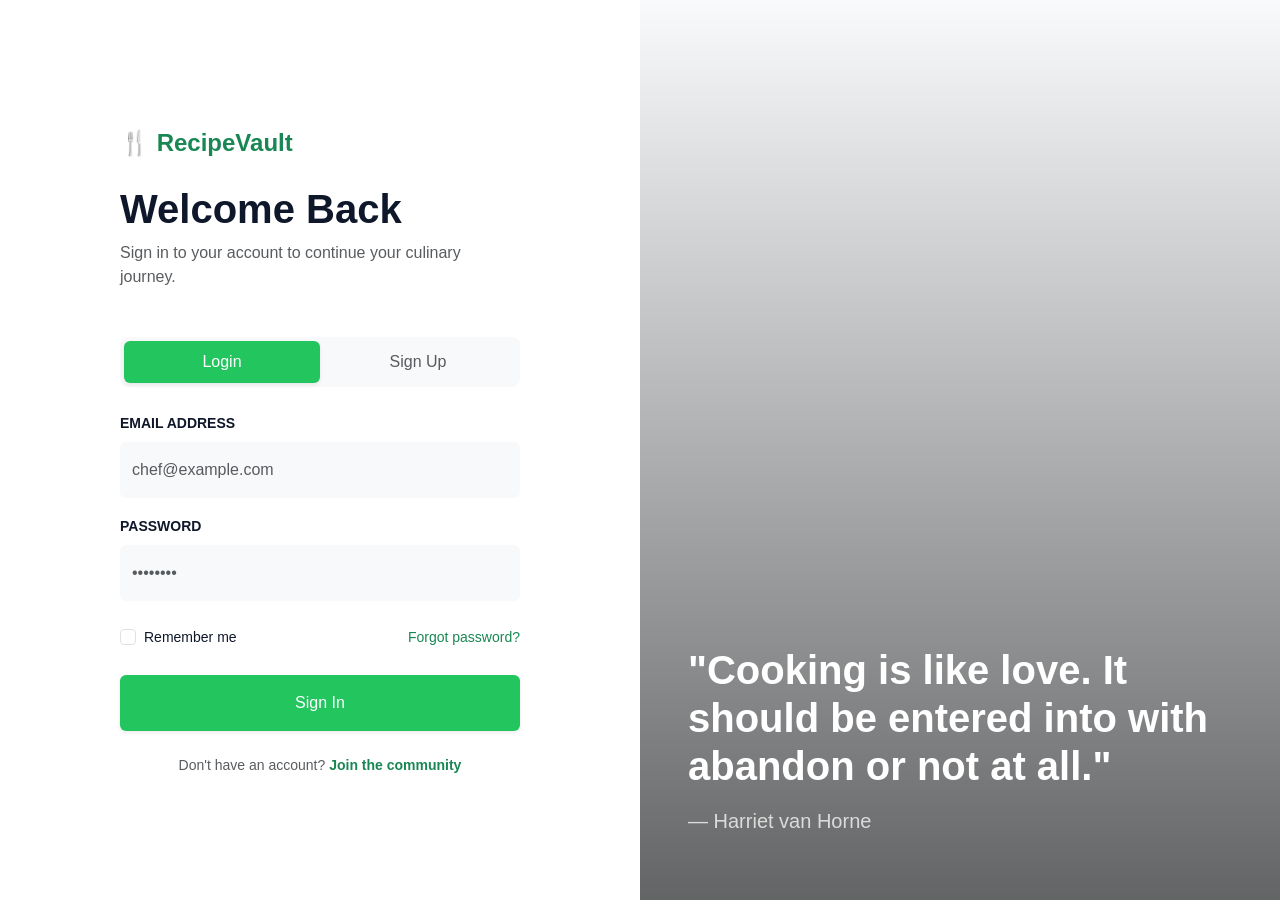
<file: Recipe_Vault/login.html>
<!DOCTYPE html>
<html lang="en">

<head>
    <meta charset="UTF-8">
    <title>Login | Digital Recipe Book</title>
    <meta name="viewport" content="width=device-width, initial-scale=1">

    <!-- Bootstrap CSS -->
    <link href="https://cdn.jsdelivr.net/npm/bootstrap@5.3.2/dist/css/bootstrap.min.css" rel="stylesheet">
    <!-- Font Awesome -->
    <link rel="stylesheet" href="https://cdnjs.cloudflare.com/ajax/libs/font-awesome/6.4.2/css/all.min.css">
    <!-- Custom CSS -->
    <link rel="stylesheet" href="style.css">
    <style>
        .login-split {
            min-height: 100vh;
        }

        .login-image {
            background: url('https://images.unsplash.com/photo-1556910103-1c02745aae4d?auto=format&fit=crop&w=1200&q=80') center/cover no-repeat;
        }

        .login-form-container {
            max-width: 400px;
            width: 100%;
        }
    </style>
</head>

<body>
 <div class="container-fluid p-0">
        <div class="row g-0 login-split">
            <!-- Left Side: Form -->
            <div class="col-lg-6 d-flex align-items-center justify-content-center p-5 bg-white">
                <div class="login-form-container reveal active">
                    <div class="mb-5">
                        <a href="index.html"
                            class="text-decoration-none text-success fw-bold fs-4 mb-4 d-inline-block">🍴 RecipeVault</a>
                        <h1 class="fw-bold mb-2" id="authTitle">Welcome Back</h1>
                        <p class="text-muted" id="authSub">Sign in to your account to continue your culinary journey.
                        </p>
                    </div>

                    <div class="auth-toggle mb-4 p-1 bg-light rounded-3 d-flex">
                        <button class="btn btn-success w-50 py-2 rounded-2 shadow-sm" id="loginTab"
                            onclick="toggleAuth('login')">Login</button>
                        <button class="btn btn-link text-muted text-decoration-none w-50 py-2" id="signupTab"
                            onclick="toggleAuth('signup')">Sign Up</button>
                    </div>

                    <form id="authForm">
                        <div id="signupFields" style="display: none;">
                            <div class="mb-3">
                                <label class="form-label small fw-bold text-uppercase">Full Name</label>
                                <input type="text" class="form-control bg-light border-0 py-3" placeholder="John Doe">
                            </div>
                        </div>
                        <div class="mb-3">
                            <label class="form-label small fw-bold text-uppercase">Email Address</label>
                            <input type="email" class="form-control bg-light border-0 py-3"
                                placeholder="chef@example.com" required>
                        </div>
                        <div class="mb-4">
                            <label class="form-label small fw-bold text-uppercase">Password</label>
                            <input type="password" class="form-control bg-light border-0 py-3" placeholder="••••••••"
                                required>
                        </div>

                        <div class="d-flex justify-content-between align-items-center mb-4" id="rememberMeSection">
                            <div class="form-check">
                                <input class="form-check-input" type="checkbox" id="remember">
                                <label class="form-check-label small" for="remember">Remember me</label>
                            </div>
                            <a href="#" class="text-success small text-decoration-none">Forgot password?</a>
                        </div>

                        <button type="submit" class="btn btn-success w-100 py-3 mb-4 shadow-sm" id="submitBtn">Sign
                            In</button>

                        <div class="text-center">
                            <p class="small text-muted mb-0" id="authFooter">Don't have an account? <a
                                    href="javascript:void(0)" class="text-success fw-bold text-decoration-none"
                                    onclick="toggleAuth('signup')">Join the community</a></p>
                        </div>
                    </form>
                </div>
            </div>
 <div class="col-lg-6 d-none d-lg-block login-image">
                <div class="h-100 w-100 d-flex align-items-end p-5"
                    style="background: linear-gradient(to top, rgba(0,0,0,0.6), transparent);">
                    <div class="text-white">
                        <h2 class="display-6 fw-bold mb-3">"Cooking is like love. It should be entered into with abandon
                            or not at all."</h2>
                        <p class="fs-5 opacity-75">— Harriet van Horne</p>
                    </div>
                </div>
            </div>
        </div>
    </div>





       <!-- Bootstrap JS -->
    <script src="https://cdn.jsdelivr.net/npm/bootstrap@5.3.2/dist/js/bootstrap.bundle.min.js"></script>
    <script>
        function toggleAuth(type) {
            const loginTab = document.getElementById('loginTab');
            const signupTab = document.getElementById('signupTab');
            const signupFields = document.getElementById('signupFields');
            const submitBtn = document.getElementById('submitBtn');
            const authTitle = document.getElementById('authTitle');
            const authSub = document.getElementById('authSub');
            const authFooter = document.getElementById('authFooter');
            const rememberMe = document.getElementById('rememberMeSection');

            if (type === 'signup') {
                loginTab.classList.remove('btn-success', 'shadow-sm');
                loginTab.classList.add('btn-link', 'text-muted');
                signupTab.classList.add('btn-success', 'shadow-sm');
                signupTab.classList.remove('btn-link', 'text-muted');
                signupFields.style.display = 'block';
                authTitle.innerText = 'Create Account';
                authSub.innerText = 'Join our community of food enthusiasts today.';
                submitBtn.innerText = 'Join RecipeBook';
                authFooter.innerHTML = 'Already have an account? <a href="javascript:void(0)" class="text-success fw-bold text-decoration-none" onclick="toggleAuth(\'login\')">Sign In</a>';
                rememberMe.style.display = 'none';
            } else {
                signupTab.classList.remove('btn-success', 'shadow-sm');
                signupTab.classList.add('btn-link', 'text-muted');
                loginTab.classList.add('btn-success', 'shadow-sm');
                loginTab.classList.remove('btn-link', 'text-muted');
                signupFields.style.display = 'none';
                authTitle.innerText = 'Welcome Back';
                authSub.innerText = 'Sign in to your account to continue your culinary journey.';
                submitBtn.innerText = 'Sign In';
                authFooter.innerHTML = 'Don\'t have an account? <a href="javascript:void(0)" class="text-success fw-bold text-decoration-none" onclick="toggleAuth(\'signup\')">Join the community</a>';
                rememberMe.style.display = 'flex';
            }
        }
    </script>
</body>

</html>
</file>
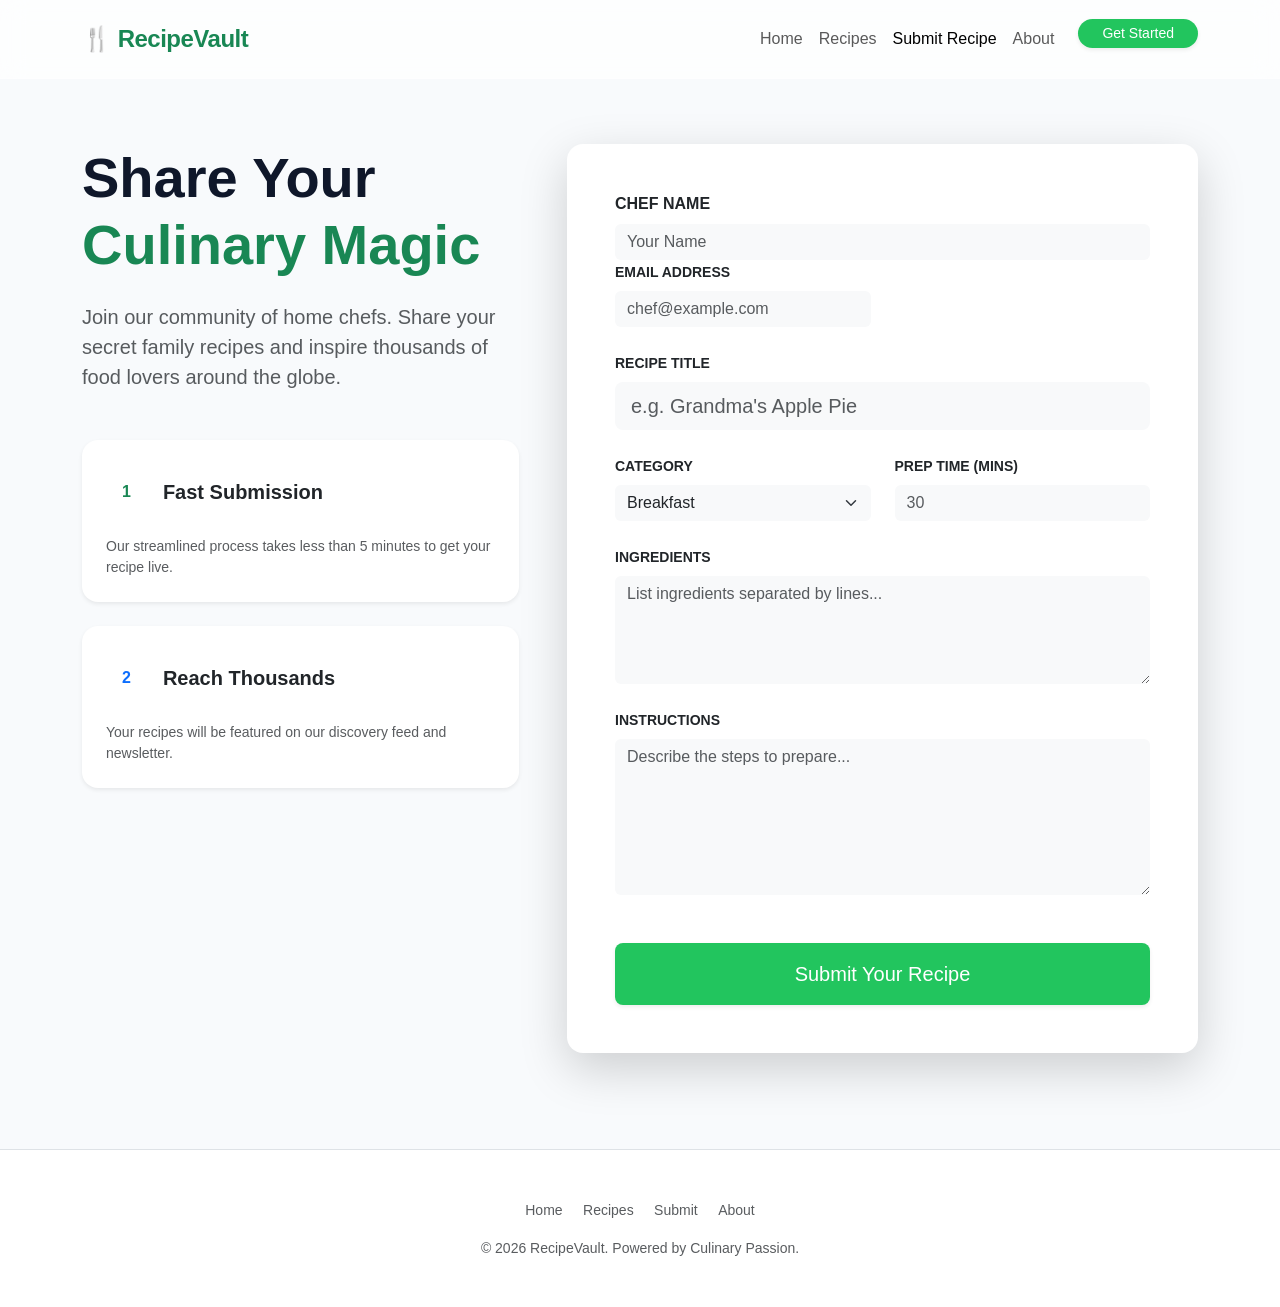
<file: Recipe_Vault/submit-recipe.html>
<!DOCTYPE html>
<html lang="en">
<head>
    <meta charset="UTF-8">
    <meta name="viewport" content="width=device-width, initial-scale=1.0">
    <title>RecipeVault - Submit Recipe</title>
    
    <link href="https://cdn.jsdelivr.net/npm/bootstrap@5.3.2/dist/css/bootstrap.min.css" rel="stylesheet">  
    <link rel="stylesheet" href="https://cdnjs.cloudflare.com/ajax/libs/font-awesome/6.4.2/css/all.min.css">
    <link rel="stylesheet" href="style.css">
</head>
<body>
<nav class="navbar navbar-expand-lg navbar-light fixed-top py-3">
        <div class="container">
            <a class="navbar-brand fw-bold text-success" href="index.html">🍴 RecipeVault</a>

            <button class="navbar-toggler border-0" type="button" data-bs-toggle="collapse" data-bs-target="#navMenu">
                <span class="navbar-toggler-icon"></span>
            </button>

            <div class="collapse navbar-collapse" id="navMenu">
                <ul class="navbar-nav ms-auto mb-2 mb-lg-0">
                    <li class="nav-item"><a class="nav-link fw-medium " href="index.html">Home</a></li>
                    <li class="nav-item"><a class="nav-link fw-medium" href="recipes.html">Recipes</a></li>
                    <li class="nav-item"><a class="nav-link fw-medium active" href="submit-recipe.html">Submit Recipe</a></li>
                    <li class="nav-item"><a class="nav-link fw-medium " href="about.html">About</a></li>
                    <li class="nav-item ms-lg-3"><a class="btn btn-success btn-sm px-4 rounded-pill shadow-sm mt-2 mt-lg-0"href="login.html">Get Started</a></li>
                </ul>
            </div>
        </div>
    </nav>
 <section class="py-5 mt-5">
        <div class="container py-5">
            <div class="row g-5">
                <!-- Left Content -->
                <div class="col-lg-5 reveal">
                    <h2 class="display-4 fw-bold mb-4">Share Your <br><span class="text-success">Culinary Magic</span>
                    </h2>
                    <p class="text-muted lead mb-5">Join our community of home chefs. Share your secret family recipes
                        and inspire thousands of food lovers around the globe.</p>

                    <div class="card bg-white border-0 shadow-sm p-4 rounded-4 mb-4">
                        <div class="d-flex align-items-center mb-3">
                            <div class="p-3  me-3">
                                <span class="text-success fw-bold">1</span>
                            </div>
                            <h5 class="mb-0 fw-bold">Fast Submission</h5>
                        </div>
                        <p class="text-muted small mb-0">Our streamlined process takes less than 5 minutes to get your
                            recipe live.</p>
                    </div>

                    <div class="card bg-white border-0 shadow-sm p-4 rounded-4">
                        <div class="d-flex align-items-center mb-3">
                            <div class=" p-3  me-3">
                                <span class="text-primary fw-bold">2</span>
                            </div>
                            <h5 class="mb-0 fw-bold">Reach Thousands</h5>
                        </div>
                        <p class="text-muted small mb-0">Your recipes will be featured on our discovery feed and
                            newsletter.</p>
                    </div>

                </div>
                <!-- Right Content -->
                 <div class="col-lg-7 reveal">
                    <div class="card border-0 shadow-lg p-4 p-md-5 rounded-4 bg-white">
                        <form id="submitRecipeForm">
                            <div class="row mb-4">
                                <div class="col-mb-6">
                                    <label class="form-label fw-bold samll text-uppercase tracking-wider">Chef Name</label>
                                    <input type="text" id="chefName" class="form-control bg-light border-0 shadow-none" placeholder="Your Name" required>
                                </div>
                                <div class="col-md-6">
                                    <label class="form-label fw-bold small text-uppercase tracking-wider">Email
                                        Address</label>
                                    <input type="email" id="chefEmail"
                                        class="form-control bg-light border-0 shadow-none"
                                        placeholder="chef@example.com" required>
                                </div>
                            </div>
                           <div class="mb-4">
                                <label class="form-label fw-bold small text-uppercase tracking-wider">Recipe
                                    Title</label>
                                <input type="text" id="recipeTitle"
                                    class="form-control form-control-lg bg-light border-0 shadow-none"
                                    placeholder="e.g. Grandma's Apple Pie" required>
                            </div>

                            <div class="row mb-4">
                                <div class="col-md-6">
                                    <label
                                        class="form-label fw-bold small text-uppercase tracking-wider">Category</label>
                                    <select id="recipeCategory" class="form-select bg-light border-0 shadow-none">
                                        <option selected>Breakfast</option>
                                        <option>Lunch</option>
                                        <option>Dinner</option>
                                        <option>Dessert</option>
                                    </select>
                                </div>
                                <div class="col-md-6">
                                    <label class="form-label fw-bold small text-uppercase tracking-wider">Prep Time
                                        (mins)</label>
                                    <input type="number" id="prepTime"
                                        class="form-control bg-light border-0 shadow-none" placeholder="30">
                                </div>
                            </div>

                            <div class="mb-4">
                                <label
                                    class="form-label fw-bold small text-uppercase tracking-wider">Ingredients</label>
                                <textarea id="ingredients" class="form-control bg-light border-0 shadow-none" rows="4"
                                    placeholder="List ingredients separated by lines..."></textarea>
                            </div>

                            <div class="mb-5">
                                <label
                                    class="form-label fw-bold small text-uppercase tracking-wider">Instructions</label>
                                <textarea id="instructions" class="form-control bg-light border-0 shadow-none" rows="6"
                                    placeholder="Describe the steps to prepare..."></textarea>
                            </div>

                            <button type="submit" class="btn btn-success btn-lg w-100 py-3 shadow-sm rounded-3">Submit
                                Your Recipe</button>
                        </form>
                    </div>
                 </div>
</section>
<footer class="bg-white border-top py-5">
        <div class="container text-center">
            <div class="mb-3">
                <a href="index.html" class="text-decoration-none text-muted mx-2 small">Home</a>
                <a href="recipes.html" class="text-decoration-none text-muted mx-2 small">Recipes</a>
                <a href="submit-recipe.html" class="text-decoration-none text-muted mx-2 small">Submit</a>
                <a href="about.html" class="text-decoration-none text-muted mx-2 small">About</a>
            </div>
            <p class="text-muted small mb-0">© 2026 RecipeVault. Powered by Culinary Passion.</p>
        </div>
    </footer>
<script src="https://cdn.jsdelivr.net/npm/bootstrap@5.3.2/dist/js/bootstrap.bundle.min.js"></script>
<script src="script.js">
</script>
</body>
</html>
</file>
<file: Recipe_Vault/style.css>
:root {
    --primary: #22c55e;
    --primary-hover: #16a34a;
    --secondary: #64748b;
    --accent: #f59e0b;
    --background: #f8fafc;
    --surface: #ffffff;
    --glass: rgba(255, 255, 255, 0.7);
    --glass-border: rgba(255, 255, 255, 0.2);
    --text-main: #0f172a;
    --text-muted: #64748b;
    --shadow-sm: 0 1px 2px 0 rgb(0 0 0 / 0.05);
    --shadow-md: 0 4px 6px -1px rgb(0 0 0 / 0.1), 0 2px 4px -2px rgb(0 0 0 / 0.1);
    --shadow-lg: 0 10px 15px -3px rgb(0 0 0 / 0.1), 0 4px 6px -4px rgb(0 0 0 / 0.1);
    --radius: 1rem;
    --transition: all 0.3s cubic-bezier(0.4, 0, 0.2, 1);
}

@import url('https://fonts.googleapis.com/css2?family=Outfit:wght@300;400;600;700&display=swap');

body {
    font-family: 'Outfit', sans-serif;
    background-color: var(--background);
    color: var(--text-main);
    overflow-x: hidden;
}
.navbar {
    background: var(--glass) !important;
    backdrop-filter: blur(12px);
    -webkit-backdrop-filter: blur(12px);
    border-bottom: 1px solid var(--glass-border);
    transition: var(--transition);
}

.navbar-brand {
    font-size: 1.5rem;
    letter-spacing: -0.5px;
}

.hero-section {
    position: relative;
    height: 80vh;
    min-height: 600px;
    background: url('https://images.unsplash.com/photo-1543353071-873f17a7a088?auto=format&fit=crop&w=1600&q=80') center/cover no-repeat;
    display: flex;
    align-items: center;
    justify-content: center;
    margin-top: 56px;
    overflow: hidden;
}
.hero-section::before {
    content: '';
    position: absolute;
    inset: 0;
    background: linear-gradient(to bottom, rgba(0, 0, 0, 0.3) 0%, rgba(0, 0, 0, 0.7) 100%);
    z-index: 1;
}

.hero-content {
    position: relative;
    z-index: 2;
    max-width: 800px;
}

.hero-section h1 {
    font-size: 4rem;
    font-weight: 700;
    margin-bottom: 1.5rem;
    text-shadow: 0 2px 10px rgba(0, 0, 0, 0.2);
}
.recipe-card {
    border: none;
    border-radius: var(--radius);
    overflow: hidden;
    transition: var(--transition);
    background: var(--surface);
}

.recipe-card:hover {
    transform: translateY(-8px);
    box-shadow: var(--shadow-lg);
}

.recipe-card img {
    height: 240px;
    object-fit: cover;
    transition: var(--transition);
}

.recipe-card:hover img {
    transform: scale(1.05);
}

.recipe-card .card-body {
    padding: 1.5rem;
}

.badge {
    padding: 0.5em 1em;
    border-radius: 2rem;
    font-weight: 500;
}

.btn.btn-success {
    background-color: var(--primary);
    border: none;
}

.btn.btn-success:hover {
    background-color: var(--primary-hover);
}
.newsletter-section {
    background: var(--text-main);
    padding: 5rem 0;
    border-radius: 2rem;
    margin: 4rem 1rem;
}
.ingredients-list li {
    padding: 0.5rem 0;
    font-size: 0.95rem;
    color: var(--text-muted);
    border-bottom: 1px solid rgba(0, 0, 0, 0.05);
}

.ingredients-list .form-check-input:checked+span {
    text-decoration: line-through;
    opacity: 0.6;
}

.instruction-step {
    display: flex;
    align-items: flex-start;
    padding: 1rem;
    background: var(--surface);
    border-radius: 0.75rem;
    border: 1px solid rgba(0, 0, 0, 0.03);
    transition: var(--transition);
}

.instruction-step:hover {
    border-color: var(--primary);
    transform: translateX(5px);
}

.step-number {
    font-size: 1.1rem;
    min-width: 35px;
}



@media (max-width: 768px) {
    .hero-section h1 {
        font-size: 2.5rem;
    }
}
.reveal{
    opacity:0;
    transform:translateY(40px);
    transition:1s;
}

.reveal.active{
    opacity:1;
    transform:translateY(0);
}
</file>
